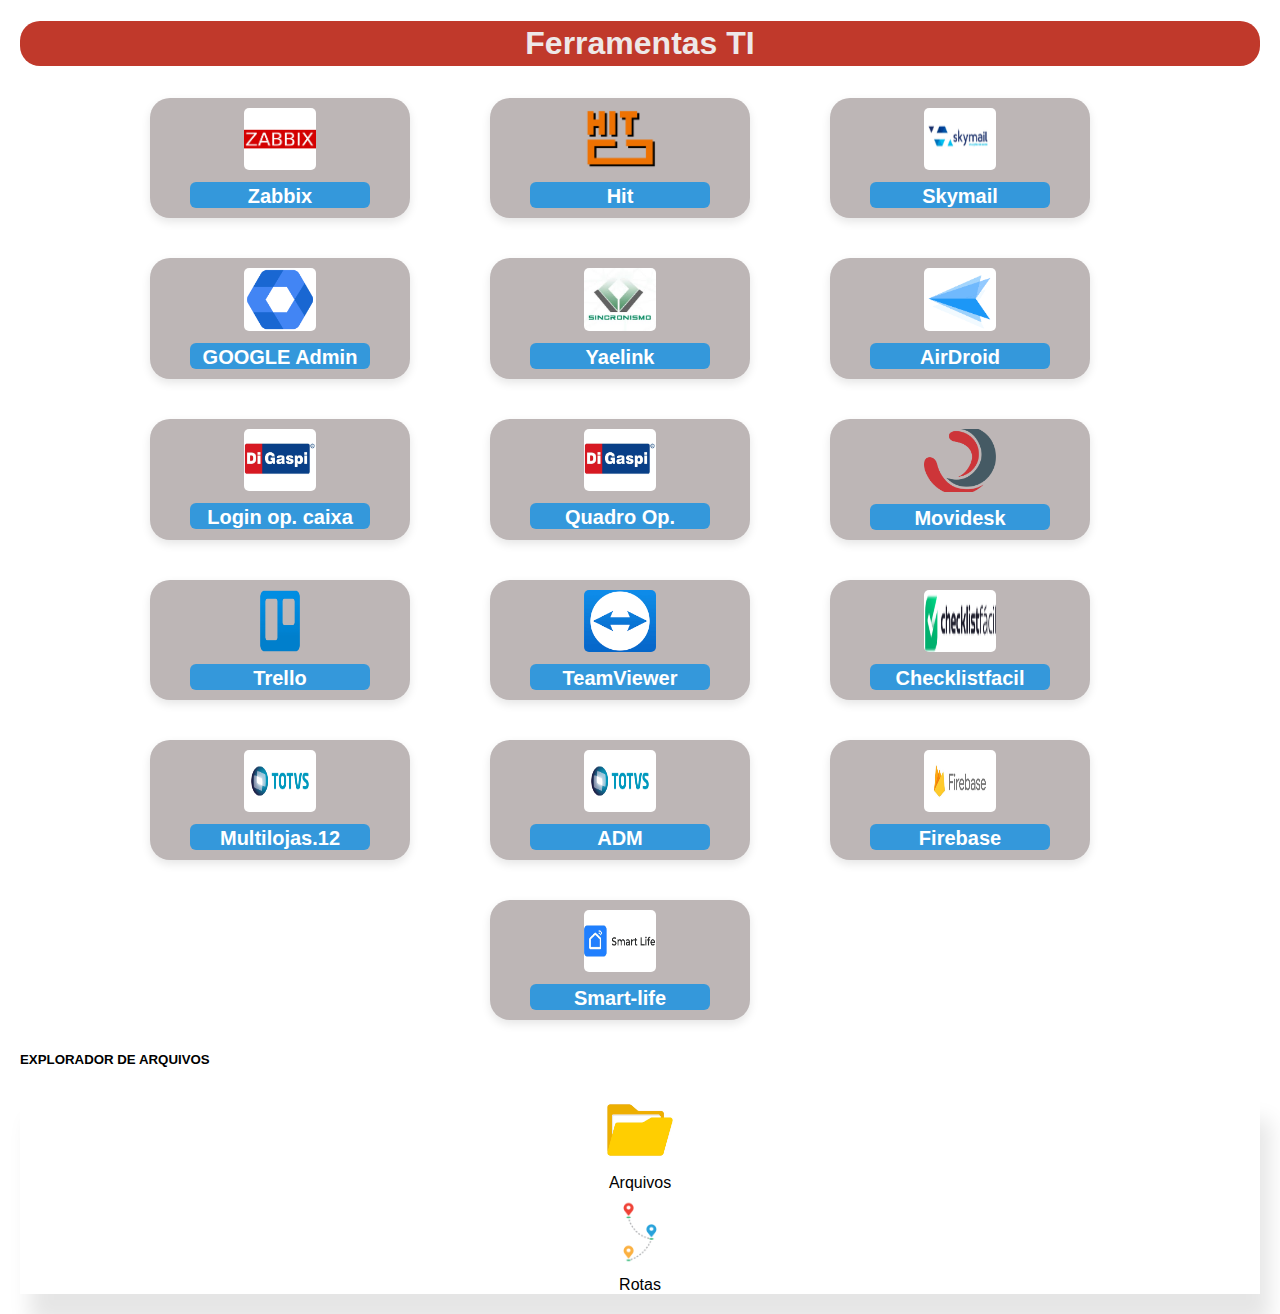
<file: index.html>
<!DOCTYPE html>
<html lang="pt-BR">
<head>
  <meta charset="UTF-8" />
  <title>Ferramentas TI</title>
  <link rel="stylesheet" href="Ferramentas.css" />
</head>

<body>
 <h1>Ferramentas TI</h1 img src="imagens/MONITORAMENTO.jpg" alt="" height="150px">


  <div class="Ferramentas">
    <div class="imagens">
      <img src="imagens/ZABBIX.png" alt="ZABBIX">
      <a href="http://172.32.0.222/zabbix/zabbix.php?action=dashboard.view" target="_blank" class="botao">Zabbix</a>
    </div>
    <br>

    <div class="imagens">
      <img src="imagens/HIT.png" alt="Portal HIT" height="62px" width="90px">
      <a href="http://portal.hittelco.com:8095/dashboard.php" target="_blank" class="botao">Hit</a>
    </div>
    <br>
    
    <div class="imagens">
      <img src="imagens/Skymail.jpg" alt="Skymail" height="62px" width="90px">
      <a href="https://painel.skymail.net.br/login" target="_blank" class="botao">Skymail</a>
    </div>
    <br>

    <div class="imagens">
      <img src="imagens/GOOGLE ADMIN.png" alt="GOOGLE Admin">
      <a href="https://admin.google.com/ac/users?hl=pt-BR" target="_blank" class="botao">GOOGLE Admin</a>
    </div>
    <br>

    <div class="imagens">
      <img src="imagens/Sincronismo.jpg" alt="Yaelink">
      <a href="http://172.31.0.9/#" target="_blank" class="botao">Yaelink</a>
    </div>
    <br>

    <div class="imagens">
      <img src="imagens/AIRDROID.png" alt="AirDroid">
      <a href="https://biz.airdroid.com/#/devices/list/10468" target="_blank" class="botao">AirDroid</a>
    </div>
    <br>
    
    <div class="imagens">
      <img src="imagens/DG.jpg" alt="Login op. caixa" height="62px" width="180px">
      <a href="http://172.32.0.31/reports/report/login_cx" target="_blank" class="botao">Login op. caixa</a>
    </div>
    <br>
       
    <div class="imagens">
      <img src="imagens/DG.jpg" alt="Quadro Operacional" height="62px" width="180px">
      <a href="http://172.32.0.22/reports/report/Quadro_Operacional" target="_blank" class="botao">Quadro Op.</a>
    </div>
    <br>
      
    <div class="imagens">
      <img src="imagens/,MOVIDESK.png" alt="MOVIDESK">
      <a href="http:digaspi.movidesk.com" target="_blank" class="botao">Movidesk</a>
    </div>
    <br>
        
    <div class="imagens">
      <img src="imagens/Trello-Emblem.png" alt="Trello" height="62px" width="180px">
      <a href="https://trello.com/b/7IOpt2Zr/" target="_blank" class="botao">Trello</a>
    </div>
    <br>
            
    <div class="imagens">
      <img src="imagens/TeamViewer_Logo_512x512.png" alt="TeamViewer">
      <a href="https://login.teamviewer.com/LogOn" target="_blank" class="botao">TeamViewer</a>
    </div>
    <br>
                
    <div class="imagens">
      <img src="imagens/checklistfacil.png" alt="Firebase" height="62px" width="80px">
      <a href="https://spa.checklistfacil.com.br/login?lang=pt-br" target="_blank" class="botao">Checklistfacil</a>
    </div>
    <br>
            
    <div class="imagens">
      <img src="imagens/TOTVS.jpg" alt="Firebase" height="62px" width="80px">
      <a href="http://172.35.1.12:1733/webapp/" target="_blank" class="botao">Multilojas.12</a>
    </div>
    <br>

    <div class="imagens">
      <img src="imagens/TOTVS.jpg" alt="Firebase" height="62px" width="80px">
      <a href="http://protheus.digaspi.com.br:8989/" target="_blank" class="botao">ADM</a>
    </div>
    <br>

    <div class="imagens">
      <img src="imagens/FIREBASE.jpg" alt="Firebase" height="62px" width="80px">
      <a href="https://console.firebase.google.com/u/0/project/dg-app-43fe0/firestore/databases/-default-/data/~2Fusers~2F0A9DIfMQOCOLlNtPwCzjY6xz2bw1" target="_blank" class="botao">Firebase</a>
    </div>
    <br>
    
    <div class="imagens">
      <img src="imagens/Smart-Life.jpg" alt="Firebase" height="62px" width="80px">
      <a href="https://smart-life.vercel.app/" target="_blank" class="botao">Smart-life</a>
    </div>
    <br>

</div>
</body>

    <h5>EXPLORADOR DE ARQUIVOS</h5>
     <div class="arquivos">
        <a href="http://arquivos.digaspi.com.br/" target="_blank" >
        <img src="imagens/estilo-plano-da-pasta-amarela_78370-6671.avif" class="Arquivo">
     </a>
     <a class=>Arquivos</a>
        <a href="mapa.html" target="_blank" >
        <img src="imagens/rotas.png" class="Arquivo">
     </a>
     <a class=>Rotas</a>
</div>

</html>
</file>
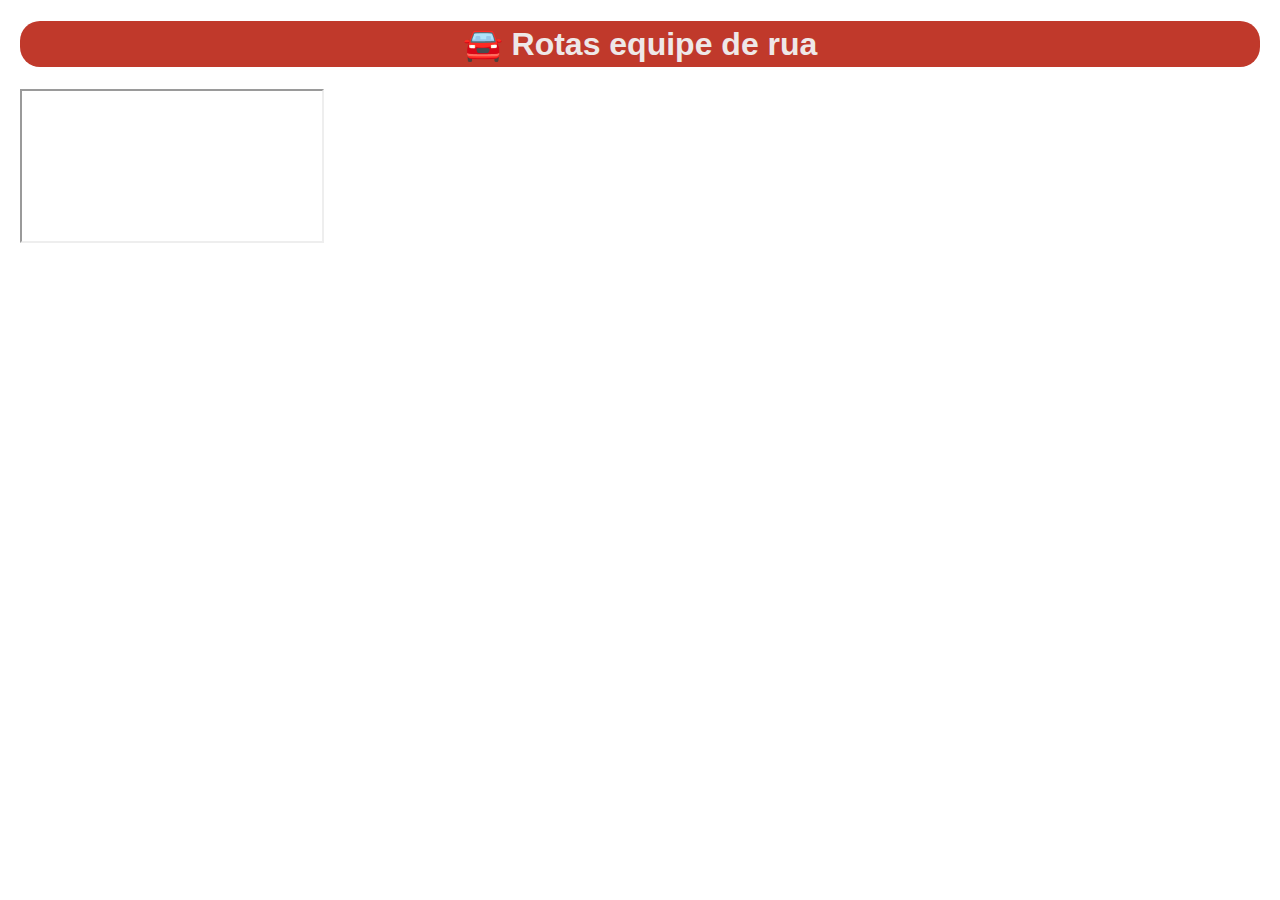
<file: mapa.html>
<!DOCTYPE html>
<html lang="pt-BR">
<head>
  <meta charset="UTF-8" />
  <title>Rotas</title>
  <link rel="stylesheet" href="Ferramentas.css" />
</head>

<body>
 <h1> 🚘 Rotas equipe de rua </h1 img src="imagens/MONITORAMENTO.jpg" alt="" height="150px">
<div>
<iframe 
  class="mapa"
  src="https://docs.google.com/spreadsheets/d/e/2PACX-1vRKY8L5v_SfU12ZYG4vZfo0amuadJrlW8qSyI_RTkKAFDujy5AYejHKEFShhDaMMZuFFWvNdtkKzuG4/pubhtml?gid=0&amp;single=true&amp;widget=true&amp;headers=false">
</iframe>
</html>
</file>
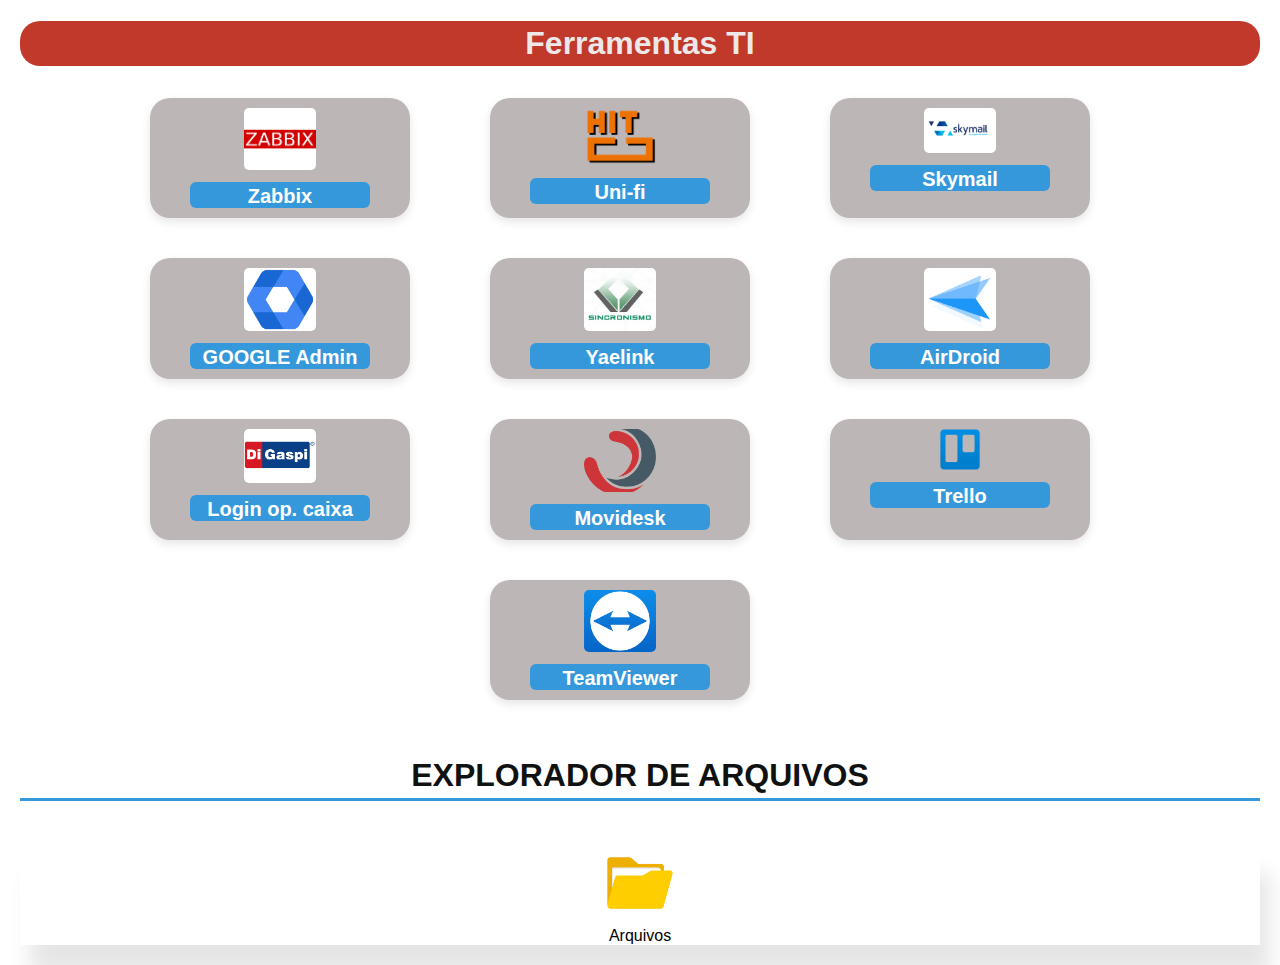
<file: Serviços.html>
<!DOCTYPE html>
<html lang="pt-BR">
<head>
  <meta charset="UTF-8" />
  <title>Explorador de Arquivos</title>
  <link rel="stylesheet" href="Serviços.css" />
</head>

<body>

 <h1>Ferramentas TI</h1 img src="imagens/MONITORAMENTO.jpg" alt="" height="150px">


  <div class="Ferramentas">
    <div class="imagens">
      <img src="imagens/ZABBIX.png" alt="ZABBIX">
      <a href="http://172.32.0.222/zabbix/zabbix.php?action=dashboard.view" class="botao">Zabbix</a>
    </div>
    <br>

    <div class="imagens">
      <img src="imagens/HIT.png" alt="Portal HIT">
      <a href="http://portal.hittelco.com:8095/dashboard.php" class="botao">Uni-fi</a>
    </div>
    <br>
    
    <div class="imagens">
      <img src="imagens/Skymail.jpg" alt="Skymail">
      <a href="https://painel.skymail.net.br/login" class="botao">Skymail</a>
    </div>
    <br>

    <div class="imagens">
      <img src="imagens/GOOGLE ADMIN.png" alt="GOOGLE Admin">
      <a href="https://admin.google.com/ac/users?hl=pt-BR" class="botao">GOOGLE Admin</a>
    </div>
    <br>

    <div class="imagens">
      <img src="imagens/Sincronismo.jpg" alt="Yaelink">
      <a href="http://172.31.0.9/#" class="botao">Yaelink</a>
    </div>
    <br>

    <div class="imagens">
      <img src="imagens/AIRDROID.png" alt="AirDroid">
      <a href="https://biz.airdroid.com/#/devices/list/10468" class="botao">AirDroid</a>
    </div>
    <br>
    
    <div class="imagens">
      <img src="imagens/DG.jpg" alt="Login op. caixa">
      <a href="http://172.32.0.31/reports/report/login_cx" class="botao">Login op. caixa</a>
    </div>
    <br>
        
    <div class="imagens">
      <img src="imagens/,MOVIDESK.png" alt="MOVIDESK">
      <a href="http://172.32.0.31/reports/report/login_cx" class="botao">Movidesk</a>
    </div>
    <br>
        
    <div class="imagens">
      <img src="imagens/Trello-Emblem.png" alt="Trello">
      <a href="https://trello.com/b/7IOpt2Zr/" class="botao">Trello</a>
    </div>
    <br>
            
    <div class="imagens">
      <img src="imagens/TeamViewer_Logo_512x512.png" alt="TeamViewer">
      <a href="https://login.teamviewer.com/LogOn" class="botao">TeamViewer</a>
    </div>
    <br>
</div>
<body>

<body>
    <h4>EXPLORADOR DE ARQUIVOS</h4>

     <div class="arquivos">
        <a href="http://arquivos.digaspi.com.br/">
        <img src="imagens/estilo-plano-da-pasta-amarela_78370-6671.avif" class="Arquivo">
     </a>
     <a class=>Arquivos</a>

</div>
</html>
</file>
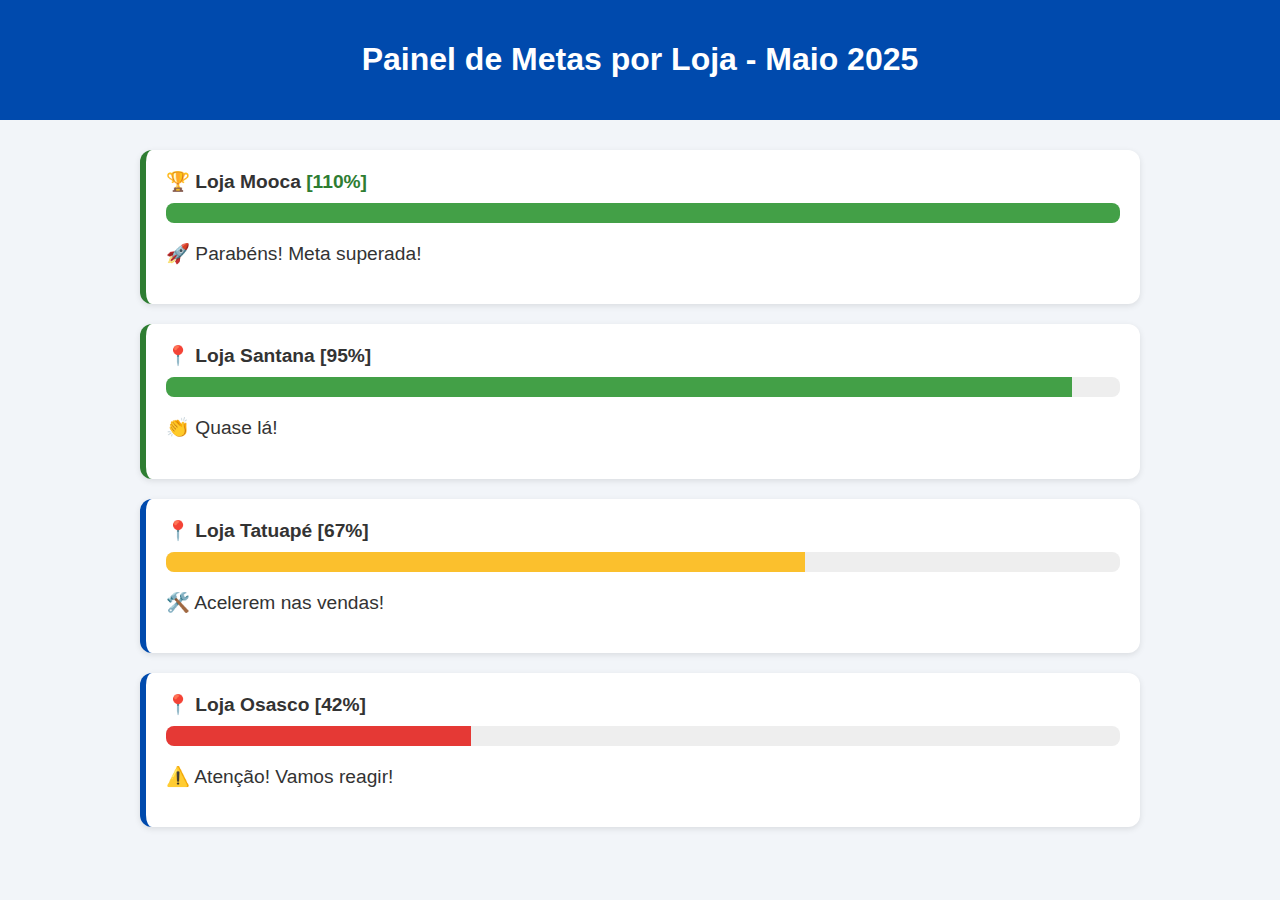
<file: teste.html>
<!DOCTYPE html>
<html lang="pt-BR">
<head>
  <meta charset="UTF-8" />
  <meta name="viewport" content="width=device-width, initial-scale=1.0"/>
  <title>Painel de Metas por Loja</title>
  <style>
    body {
      font-family: 'Segoe UI', sans-serif;
      margin: 0;
      background: #f2f5f9;
      color: #333;
    }

    header {
      background: #004aad;
      color: white;
      padding: 20px;
      text-align: center;
    }

    .container {
      max-width: 1000px;
      margin: auto;
      padding: 30px 20px;
    }

    .loja {
      background: white;
      padding: 20px;
      margin-bottom: 20px;
      border-radius: 12px;
      box-shadow: 0 2px 6px rgba(0,0,0,0.1);
      border-left: 6px solid #004aad;
    }

    .loja-meta-ok {
      border-left-color: #2e7d32;
    }

    .loja h2 {
      margin: 0 0 10px;
      font-size: 1.2rem;
    }

    .progresso {
      background: #eee;
      border-radius: 8px;
      overflow: hidden;
      height: 20px;
      margin-bottom: 10px;
    }

    .barra {
      height: 100%;
      transition: width 0.4s ease;
    }

    .meta-baixa { background: #e53935; }
    .meta-media { background: #fbc02d; }
    .meta-alta { background: #43a047; }

    .emojis {
      font-size: 1.2rem;
    }

    .destaque {
      font-weight: bold;
      color: #2e7d32;
    }
  </style>
</head>
<body>

  <header>
    <h1>Painel de Metas por Loja - Maio 2025</h1>
  </header>

  <div class="container">

    <div class="loja loja-meta-ok">
      <h2>🏆 Loja Mooca <span class="destaque">[110%]</span></h2>
      <div class="progresso">
        <div class="barra meta-alta" style="width: 110%;"></div>
      </div>
      <p class="emojis">🚀 Parabéns! Meta superada!</p>
    </div>

    <div class="loja loja-meta-ok">
      <h2>📍 Loja Santana [95%]</h2>
      <div class="progresso">
        <div class="barra meta-alta" style="width: 95%;"></div>
      </div>
      <p class="emojis">👏 Quase lá!</p>
    </div>

    <div class="loja">
      <h2>📍 Loja Tatuapé [67%]</h2>
      <div class="progresso">
        <div class="barra meta-media" style="width: 67%;"></div>
      </div>
      <p class="emojis">🛠️ Acelerem nas vendas!</p>
    </div>

    <div class="loja">
      <h2>📍 Loja Osasco [42%]</h2>
      <div class="progresso">
        <div class="barra meta-baixa" style="width: 32%;"></div>
      </div>
      <p class="emojis">⚠️ Atenção! Vamos reagir!</p>
    </div>

  </div>
</body>
</html>
</file>
<file: Ferramentas.css>
body {
  font-family: Arial, sans-serif;
  margin: 20px;
  background-color: #ffffff;
}

.arquivos {
  box-shadow: 10px 30px 20px rgba(0,0,0,0.1);
  display: flex;
  flex-direction: column;
  align-items: center;
  text-align: center;
  text-decoration:dashed;
}
.arquivos img {
  max-width: 80px;

}

/*>>>>>>>>>>>>>>>>>> INICIO FORMATAÇÃO MONITORAMENTO <<<<<<<<<<<<<<<<<<<<<<<<<*/

.Ferramentas {
  max-width: 8000px;       /* limite para não esticar demais */
  margin: 0 auto;          /* centraliza horizontalmente */
  padding: 10px;
  display: flex;
  justify-content: center;
  flex-wrap: wrap;
  gap: 40px;               /* mais espaço entre cards */
}

/* Ajuste no tamanho do card para tela grande */
.imagens {
  width: 240px;
  padding: 10px;
  background-color: #bdb6b6;
  border-radius: 20px;
  box-shadow: 0 4px 10px rgba(0,0,0,0.1);
  display: flex;
  flex-direction: column;
  align-items: center;
  text-align: center;
}

.botao {
  display: block;       /* para respeitar a largura 100% */
  width: 180px;          /* ocupa toda a largura do container */
  height: 20px;
  margin-top: 12px;
  padding: 3px 0;      /* só padding vertical pra deixar mais bonito */
  background-color: #3498db;
  color: white;
  text-decoration: none;
  border-radius: 6px;
  font-weight: bold;
  font-size: 20px;
  text-align: center;   /* centraliza o texto dentro do botão */
  transition: background-color 0.3s;
}

.botao:hover {
  background-color: #c0392b;
} 

h1 {
    width: flex;
    color: #eee8e8;
    background-color: #c0392b;
    border-radius: 20px; /* Arredondamento da borda */
    font-size: 32px;
    font-weight:800;
    padding: 4px;
    text-align: center;
    border-width: flex;
        
}

h4 {
    border-bottom: 3px solid #3498db;
    color: #101111;
    font-size: 32px; 
    font-weight:800;
    padding: 4px;
    text-align: center;
    border-width: flex;
}

.imagens img {
  max-width: 30%;
  border-radius: 5px;
  display: 150px;
  padding: 0px;
}
</file>
<file: Serviços.css>
body {
  font-family: Arial, sans-serif;
  margin: 20px;
  background-color: #ffffff;
}

.arquivos {
  box-shadow: 10px 30px 20px rgba(0,0,0,0.1);
  display: flex;
  flex-direction: column;
  align-items: center;
  text-align: center;
  text-decoration:dashed;
}
.arquivos img {
  max-width: 80px;

}

/*>>>>>>>>>>>>>>>>>> INICIO FORMATAÇÃO MONITORAMENTO <<<<<<<<<<<<<<<<<<<<<<<<<*/

.Ferramentas {
  max-width: 8000px;       /* limite para não esticar demais */
  margin: 0 auto;          /* centraliza horizontalmente */
  padding: 10px;
  display: flex;
  justify-content: center;
  flex-wrap: wrap;
  gap: 40px;               /* mais espaço entre cards */
}

/* Ajuste no tamanho do card para tela grande */
.imagens {
  width: 240px;
  padding: 10px;
  background-color: #bdb6b6;
  border-radius: 20px;
  box-shadow: 0 4px 10px rgba(0,0,0,0.1);
  display: flex;
  flex-direction: column;
  align-items: center;
  text-align: center;
}

.botao {
  display: block;       /* para respeitar a largura 100% */
  width: 180px;          /* ocupa toda a largura do container */
  height: 20px;
  margin-top: 12px;
  padding: 3px 0;      /* só padding vertical pra deixar mais bonito */
  background-color: #3498db;
  color: white;
  text-decoration: none;
  border-radius: 6px;
  font-weight: bold;
  font-size: 20px;
  text-align: center;   /* centraliza o texto dentro do botão */
  transition: background-color 0.3s;
}

.botao:hover {
  background-color: #c0392b;
} 

h1 {
    width: flex;
    color: #eee8e8;
    background-color: #c0392b;
    border-radius: 20px; /* Arredondamento da borda */
    font-size: 32px;
    font-weight:800;
    padding: 4px;
    text-align: center;
    border-width: flex;
        
}

h4 {
    border-bottom: 3px solid #3498db;
    color: #101111;
    font-size: 32px; 
    font-weight:800;
    padding: 4px;
    text-align: center;
    border-width: flex;
}

.imagens img {
  max-width: 30%;
  border-radius: 5px;
  display: 150px;
  padding: 0px;
}
</file>
